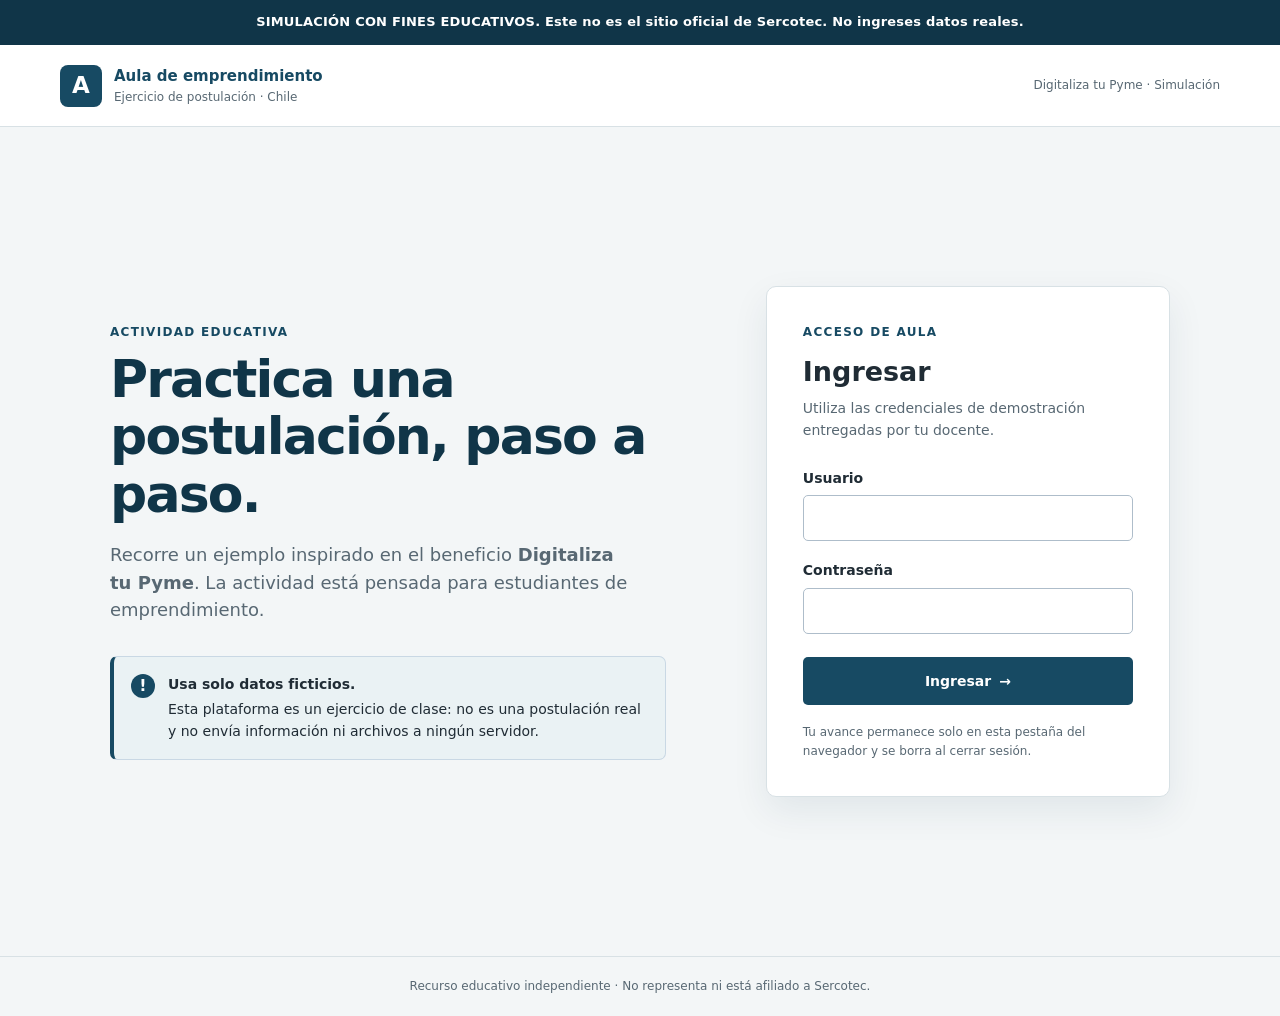
<file: index.html>
<!doctype html>
<html lang="es-CL">
<head>
	<meta charset="utf-8">
	<meta name="viewport" content="width=device-width, initial-scale=1">
	<meta name="robots" content="noindex, nofollow">
	<meta name="theme-color" content="#103548">
	<title>Simulación | Acceso a postulación educativa</title>
	<link rel="stylesheet" href="css/styles.css">
	<script src="js/auth.js" defer></script>
</head>
<body data-page="login">
	<div class="simulation-banner" role="note">SIMULACIÓN CON FINES EDUCATIVOS. Este no es el sitio oficial de Sercotec. No ingreses datos reales.</div>
	<header class="site-header">
		<a class="brand" href="index.html" aria-label="Aula de emprendimiento, inicio">
			<span class="brand-mark" aria-hidden="true">A</span>
			<span><strong>Aula de emprendimiento</strong><small>Ejercicio de postulación · Chile</small></span>
		</a>
		<span class="header-note">Digitaliza tu Pyme · Simulación</span>
	</header>

	<main class="login-layout">
		<section class="intro-panel" aria-labelledby="page-title">
			<p class="eyebrow">Actividad educativa</p>
			<h1 id="page-title">Practica una postulación, paso a paso.</h1>
			<p>Recorre un ejemplo inspirado en el beneficio <strong>Digitaliza tu Pyme</strong>. La actividad está pensada para estudiantes de emprendimiento.</p>
			<div class="notice-card">
				<span class="notice-icon" aria-hidden="true">!</span>
				<p><strong>Usa solo datos ficticios.</strong> Esta plataforma es un ejercicio de clase: no es una postulación real y no envía información ni archivos a ningún servidor.</p>
			</div>
		</section>

		<section class="card login-card" aria-labelledby="login-title">
			<div class="section-heading">
				<p class="eyebrow">Acceso de aula</p>
				<h2 id="login-title">Ingresar</h2>
				<p>Utiliza las credenciales de demostración entregadas por tu docente.</p>
			</div>
			<form id="login-form" novalidate>
				<div class="field">
					<label for="username">Usuario</label>
					<input id="username" name="username" autocomplete="username">
				</div>
				<div class="field">
					<label for="password">Contraseña</label>
					<input id="password" name="password" type="password" autocomplete="current-password">
				</div>
				<p id="login-error" class="error-message" role="alert" aria-live="assertive" hidden></p>
				<button class="button button-primary button-wide" type="submit">Ingresar <span aria-hidden="true">→</span></button>
			</form>
			<p class="privacy-note">Tu avance permanece solo en esta pestaña del navegador y se borra al cerrar sesión.</p>
		</section>
	</main>

	<footer class="site-footer">Recurso educativo independiente · No representa ni está afiliado a Sercotec.</footer>
</body>
</html>
</file>
<file: css/styles.css>
:root {
	color-scheme: light dark;
	--navy: #174a63;
	--navy-deep: #103548;
	--blue-soft: #eaf2f4;
	--ink: #202c35;
	--muted: #586873;
	--paper: #ffffff;
	--page: #f3f6f7;
	--line: #d8e1e5;
	--focus: #16847f;
	--danger: #a13e45;
	--success: #287653;
	font-family: system-ui, -apple-system, "Segoe UI", sans-serif;
}

* { box-sizing: border-box; }

body {
	margin: 0;
	padding-top: 45px;
	background: var(--page);
	color: var(--ink);
	font-size: 16px;
	line-height: 1.55;
}

[hidden] { display: none !important; }

.simulation-banner {
	position: fixed;
	z-index: 10;
	inset: 0 0 auto;
	min-height: 45px;
	display: grid;
	place-items: center;
	padding: 8px 16px;
	background: var(--navy-deep);
	color: #fff;
	text-align: center;
	font-size: 13px;
	font-weight: 800;
	letter-spacing: .015em;
}

.site-header {
	min-height: 82px;
	display: flex;
	align-items: center;
	justify-content: space-between;
	gap: 20px;
	padding: 14px max(20px, calc((100vw - 1160px) / 2));
	background: var(--paper);
	border-bottom: 1px solid var(--line);
}

.brand {
	display: inline-flex;
	align-items: center;
	gap: 12px;
	color: var(--navy);
	text-decoration: none;
}

.brand-mark {
	width: 42px;
	height: 42px;
	display: grid;
	place-items: center;
	border-radius: 8px;
	background: var(--navy);
	color: white;
	font-size: 23px;
	font-weight: 800;
}

.brand strong, .brand small { display: block; }
.brand strong { font-size: 15px; }
.brand small, .header-note { color: var(--muted); font-size: 12px; }
.header-note { text-align: right; }

.login-layout {
	width: min(1060px, calc(100% - 36px));
	min-height: calc(100vh - 175px);
	margin: 52px auto;
	display: grid;
	grid-template-columns: minmax(0, 1.1fr) minmax(300px, .8fr);
	align-items: center;
	gap: clamp(32px, 8vw, 100px);
}

.intro-panel { max-width: 560px; }
.eyebrow {
	margin: 0 0 10px;
	color: var(--navy);
	font-size: 12px;
	font-weight: 800;
	letter-spacing: .11em;
	text-transform: uppercase;
}

h1, h2, h3, h4, p { margin-top: 0; }
.intro-panel h1, .page-intro h1, .confirmation-card h1 {
	margin-bottom: 18px;
	color: var(--navy-deep);
	font-size: clamp(34px, 5vw, 52px);
	line-height: 1.1;
	letter-spacing: -.035em;
}
.intro-panel > p:not(.eyebrow) { max-width: 530px; color: var(--muted); font-size: 18px; }

.notice-card {
	display: flex;
	align-items: flex-start;
	gap: 13px;
	margin-top: 32px;
	padding: 17px;
	border: 1px solid #c9d8e4;
	border-left: 4px solid var(--navy);
	border-radius: 7px;
	background: var(--blue-soft);
}
.notice-card p { margin: 0; color: var(--ink); font-size: 14px; }
.notice-card strong { display: block; margin-bottom: 3px; }
.notice-icon {
	flex: 0 0 24px;
	height: 24px;
	display: grid;
	place-items: center;
	border-radius: 50%;
	background: var(--navy);
	color: white;
	font-weight: 800;
}

.card {
	background: var(--paper);
	border: 1px solid var(--line);
	border-radius: 10px;
	box-shadow: 0 14px 36px rgb(16 53 72 / 8%);
}
.login-card { padding: clamp(23px, 4vw, 36px); }
.section-heading { margin-bottom: 26px; }
.section-heading h2 { margin: 0 0 5px; font-size: 27px; }
.section-heading > p:last-child { margin: 0; color: var(--muted); font-size: 14px; }

.field { min-width: 0; margin-bottom: 19px; }
.field label, .field > label { display: block; margin-bottom: 6px; font-size: 14px; font-weight: 700; }
.field-label { display: block; margin-bottom: 6px; font-size: 14px; font-weight: 700; }
input, select, textarea {
	width: 100%;
	min-height: 46px;
	padding: 10px 12px;
	border: 1px solid #aebdca;
	border-radius: 5px;
	background: var(--paper);
	color: var(--ink);
	font: inherit;
	font-size: 15px;
}
textarea { min-height: 96px; resize: vertical; }
input::placeholder, textarea::placeholder { color: #687887; opacity: 1; }
input:disabled, select:disabled { background: var(--page); color: var(--muted); }
input:focus-visible, select:focus-visible, textarea:focus-visible, button:focus-visible, a.button:focus-visible {
	outline: 3px solid var(--focus);
	outline-offset: 2px;
}
input[type="checkbox"] { width: 19px; min-width: 19px; min-height: 19px; height: 19px; accent-color: var(--navy); }
input[type="radio"] { width: 18px; min-width: 18px; min-height: 18px; height: 18px; margin: 0; padding: 0; accent-color: var(--navy); }
.radio-options { min-height: 46px; display: flex; align-items: center; gap: 20px; }
.field .radio-option { display: inline-flex; align-items: center; gap: 8px; margin: 0; font-size: 14px; font-weight: 500; cursor: pointer; }
input[type="file"] { padding: 7px; font-size: 13px; }
input[type="file"]::file-selector-button {
	min-height: 30px;
	margin-right: 10px;
	padding: 4px 9px;
	border: 1px solid var(--line);
	border-radius: 4px;
	background: var(--blue-soft);
	color: var(--navy);
	font: inherit;
	cursor: pointer;
}
.field-hint, .privacy-note { display: block; margin-top: 5px; color: var(--muted); font-size: 12px; }
.privacy-note { margin: 18px 0 0; }

.button {
	min-height: 44px;
	display: inline-flex;
	align-items: center;
	justify-content: center;
	gap: 8px;
	padding: 9px 17px;
	border: 1px solid transparent;
	border-radius: 5px;
	font: inherit;
	font-size: 14px;
	font-weight: 750;
	line-height: 1.3;
	text-align: center;
	text-decoration: none;
	cursor: pointer;
}
.button:disabled { cursor: not-allowed; opacity: .55; }
.button-primary { background: var(--navy); color: #fff; }
.button-primary:hover:not(:disabled) { background: var(--navy-deep); }
.button-secondary { border-color: #aebdca; background: var(--paper); color: var(--navy); }
.button-secondary:hover:not(:disabled) { background: var(--blue-soft); }
.button-quiet { border-color: var(--line); background: var(--paper); color: var(--navy); }
.button-quiet:hover { background: var(--blue-soft); }
.button-wide { width: 100%; min-height: 48px; margin-top: 4px; }
.button-remove { min-height: 37px; padding: 6px 9px; border-color: #d9b5b7; background: var(--paper); color: var(--danger); font-size: 12px; }
.button-remove:hover { background: #fbeff0; }

.error-message {
	margin: 0 0 14px;
	padding: 10px 12px;
	border-left: 3px solid var(--danger);
	background: #fff0f0;
	color: #762026;
	font-size: 14px;
}
.sr-only {
	position: absolute;
	width: 1px;
	height: 1px;
	padding: 0;
	margin: -1px;
	overflow: hidden;
	clip: rect(0, 0, 0, 0);
	white-space: nowrap;
	border: 0;
}

.site-footer {
	padding: 20px 16px;
	border-top: 1px solid var(--line);
	color: var(--muted);
	text-align: center;
	font-size: 12px;
}
.page-main { width: min(1040px, calc(100% - 32px)); margin: 40px auto 64px; }
.page-intro { margin-bottom: 25px; }
.page-intro h1 { margin-bottom: 8px; font-size: clamp(30px, 4vw, 42px); }
.page-intro > p:last-child { margin: 0; color: var(--muted); }
.application-card { padding: clamp(20px, 4vw, 38px); }

.progress-block { margin-bottom: 36px; }
.progress-copy { display: flex; justify-content: space-between; gap: 12px; margin-bottom: 9px; color: var(--navy); font-size: 13px; font-weight: 750; }
.progress-track { height: 9px; overflow: hidden; border-radius: 8px; background: #dce5ec; }
.progress-track > span { display: block; width: 20%; height: 100%; border-radius: inherit; background: var(--navy); transition: width .2s ease; }
.step-indicators { display: flex; justify-content: space-between; gap: 6px; margin: 17px 0 0; padding: 0; list-style: none; }
.step-indicators li { display: flex; align-items: center; gap: 7px; color: var(--muted); font-size: 12px; }
.step-indicators li > span:first-child {
	width: 25px;
	height: 25px;
	display: grid;
	place-items: center;
	border: 1px solid #aebdca;
	border-radius: 50%;
	background: var(--paper);
	font-size: 12px;
	font-weight: 750;
}
.step-indicators li.current { color: var(--navy); font-weight: 800; }
.step-indicators li.current > span:first-child, .step-indicators li.complete > span:first-child { border-color: var(--navy); background: var(--navy); color: white; }

.step-heading { margin-bottom: 25px; }
.step-heading h2 { margin: 0 0 5px; font-size: 24px; }
.step-heading > p:last-child { margin: 0; color: var(--muted); font-size: 14px; }
.fields-grid { display: grid; grid-template-columns: repeat(2, minmax(0, 1fr)); gap: 0 20px; }
.fields-grid .field-full { grid-column: 1 / -1; }
.field-full { min-width: 0; }
.form-navigation { display: flex; justify-content: space-between; gap: 12px; margin-top: 30px; padding-top: 20px; border-top: 1px solid var(--line); }
.form-navigation #submit-application { margin-left: auto; }

.table-scroll { max-width: 100%; overflow-x: auto; }
.investment-table { width: 100%; min-width: 690px; border-collapse: collapse; }
.investment-table caption { margin-bottom: 8px; color: var(--muted); text-align: left; font-size: 12px; }
.investment-table th { padding: 9px 7px; background: var(--blue-soft); color: var(--navy); text-align: left; font-size: 12px; }
.investment-table td { padding: 8px 5px; vertical-align: top; }
.investment-table input, .investment-table select { min-height: 39px; padding: 7px; font-size: 13px; }
.add-row-button { margin-top: 12px; }
.total-card { display: flex; justify-content: space-between; gap: 15px; margin-top: 20px; padding: 15px; border-radius: 5px; background: var(--blue-soft); color: var(--navy); }
.total-card strong { font-size: 18px; }

.declarations { display: grid; gap: 13px; margin-bottom: 24px; }
.check-option { display: flex; align-items: flex-start; gap: 10px; font-size: 14px; }
.check-option input { flex: 0 0 19px; margin: 2px 0 0; }
.file-field { margin-bottom: 25px; }
.review-panel { margin-top: 25px; padding: 20px; border: 1px solid var(--line); border-radius: 7px; background: var(--page); }
.review-panel h3, .review-panel h2 { margin: 0 0 15px; font-size: 19px; }
.summary-content { display: grid; grid-template-columns: repeat(2, minmax(0, 1fr)); gap: 18px; }
.summary-group { min-width: 0; padding-bottom: 12px; border-bottom: 1px solid var(--line); overflow-wrap: anywhere; }
.summary-group h4 { margin: 0 0 8px; color: var(--navy); font-size: 14px; }
.summary-group dl { display: grid; grid-template-columns: minmax(90px, .7fr) minmax(0, 1fr); gap: 5px 10px; margin: 0; font-size: 12px; }
.summary-group dt { color: var(--muted); }
.summary-group dd { margin: 0; }
.summary-group ul { margin: 0; padding-left: 19px; font-size: 12px; }
.summary-group li + li { margin-top: 6px; }
.summary-total { margin: 9px 0 0; color: var(--navy); font-size: 13px; font-weight: 800; }

.confirmation-main { max-width: 800px; }
.confirmation-card { padding: clamp(23px, 5vw, 48px); text-align: center; }
.confirmation-icon { width: 55px; height: 55px; display: grid; place-items: center; margin: 0 auto 18px; border-radius: 50%; background: #e4f3e9; color: var(--success); font-size: 30px; font-weight: 800; }
.confirmation-card h1 { margin-bottom: 10px; font-size: clamp(32px, 4vw, 43px); }
.confirmation-lead { max-width: 560px; margin: 0 auto 22px; color: var(--muted); }
.folio-card { display: inline-grid; gap: 3px; margin-bottom: 10px; padding: 12px 24px; border: 1px dashed #9db2c3; border-radius: 6px; background: var(--blue-soft); color: var(--navy); }
.folio-card span { font-size: 12px; }
.folio-card strong { font-size: 21px; letter-spacing: .05em; }
.confirmation-summary { text-align: left; }
.confirmation-actions { display: flex; justify-content: center; flex-wrap: wrap; gap: 12px; margin-top: 22px; }

@media (max-width: 720px) {
	.login-layout { grid-template-columns: 1fr; gap: 30px; margin-top: 35px; }
	.intro-panel { max-width: 620px; }
	.intro-panel h1 { max-width: 550px; }
	.notice-card { margin-top: 20px; }
	.login-card { max-width: 560px; width: 100%; justify-self: center; }
	.page-main { margin-top: 28px; }
	.step-name { display: none; }
}

@media (max-width: 520px) {
	body { padding-top: 54px; }
	.simulation-banner { min-height: 54px; padding: 7px 10px; font-size: 11px; line-height: 1.25; }
	.site-header { min-height: 70px; padding: 12px 16px; }
	.brand { gap: 8px; }
	.brand-mark { width: 36px; height: 36px; }
	.brand strong { font-size: 13px; }
	.brand small { font-size: 10px; }
	.header-note { max-width: 105px; font-size: 11px; }
	.login-layout { width: calc(100% - 32px); margin: 27px auto 38px; }
	.intro-panel h1 { font-size: 36px; }
	.intro-panel > p:not(.eyebrow) { font-size: 16px; }
	.page-main { width: calc(100% - 24px); margin: 24px auto 40px; }
	.application-card { padding: 19px 15px; }
	.fields-grid, .summary-content { grid-template-columns: 1fr; }
	.fields-grid .field-full { grid-column: auto; }
	.step-indicators { gap: 2px; }
	.step-indicators li > span:first-child { width: 23px; height: 23px; }
	.form-navigation { gap: 8px; }
	.form-navigation .button { flex: 1; padding-inline: 9px; }
	.summary-group dl { grid-template-columns: minmax(85px, .8fr) minmax(0, 1.2fr); }
	.review-panel { padding: 15px; }
}

@media (prefers-color-scheme: dark) {
	:root {
		color-scheme: dark;
		--navy: #91c9ce;
		--navy-deep: #d8ecee;
		--blue-soft: #20353d;
		--ink: #e8eff0;
		--muted: #adbec2;
		--paper: #17272d;
		--page: #101d22;
		--line: #34494f;
		--focus: #55b8ad;
		--danger: #f0a0a2;
		--success: #91d0ad;
	}
	.simulation-banner { background: #102b36; color: #fff; }
	.brand-mark, .notice-icon, .button-primary { background: #236875; }
	.notice-card { border-color: #395760; }
	.button-primary:hover:not(:disabled) { background: #2d7f87; }
	.button-remove:hover { background: #482d31; }
	.error-message { border-color: #f0a0a2; background: #402b30; color: #f8dfe0; }
	.confirmation-icon { background: #203f35; }
	.step-indicators li > span:first-child { border-color: #607a80; }
	.progress-track { background: #354c52; }
	.investment-table th { background: #20353d; }
}

@media (prefers-reduced-motion: reduce) {
	*, *::before, *::after { scroll-behavior: auto !important; transition-duration: .01ms !important; }
}
</file>
